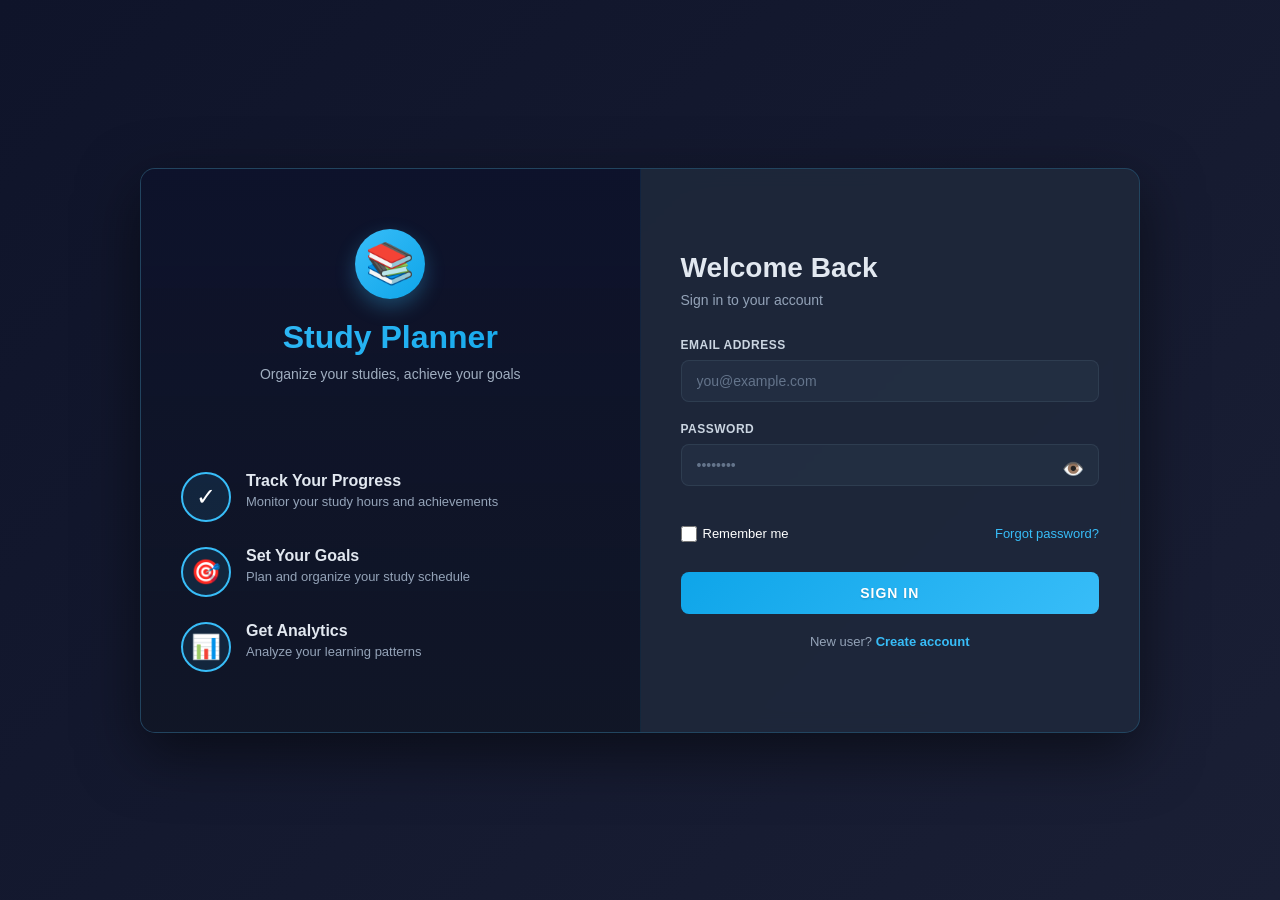
<file: index.html>
<!DOCTYPE html>
<html lang="en">
<head>
    <meta charset="UTF-8">
    <meta name="viewport" content="width=device-width, initial-scale=1.0">
    <title>Study Planner - Dashboard</title>
    <link href="https://cdn.jsdelivr.net/npm/bootstrap@5.3.0/dist/css/bootstrap.min.css" rel="stylesheet">
    <link rel="stylesheet" href="css/style.css">
</head>
<body class="dark-theme">
    <!-- Header/Navigation -->
    <nav class="navbar navbar-expand-lg navbar-dark bg-dark sticky-top">
        <div class="container-fluid px-4">
            <a class="navbar-brand fw-bold" href="index.html">
                <span class="badge bg-primary me-2">📚</span>Study Planner
            </a>
            <button class="navbar-toggler" type="button" data-bs-toggle="collapse" data-bs-target="#navbarNav">
                <span class="navbar-toggler-icon"></span>
            </button>
            <div class="collapse navbar-collapse" id="navbarNav">
                <ul class="navbar-nav ms-auto align-items-center">
                    <li class="nav-item"><a class="nav-link active" href="index.html">📊 Dashboard</a></li>
                  
                    <li class="nav-item"><a class="nav-link" href="calender.html">📅 Calendar</a></li>
                    <li class="nav-item"><a class="nav-link" href="tasks.html">📝 Tasks</a></li>
                    <li class="nav-item"><a class="nav-link" href="analytics.html">📈 Analytics</a></li>
                    <li class="nav-item"><a class="nav-link" href="settings.html">⚙️ Settings</a></li>
                    <li class="nav-item ms-3">
                        <div class="dropdown">
                            <button class="btn btn-outline-light btn-sm dropdown-toggle" type="button" id="userDropdown">
                                👤 <span id="userName">User</span>
                            </button>
                            <ul class="dropdown-menu dropdown-menu-dark dropdown-menu-end" aria-labelledby="userDropdown">
                                <li><a class="dropdown-item" href="settings.html">My Profile</a></li>
                                <li><hr class="dropdown-divider"></li>
                                <li><a class="dropdown-item text-danger" href="#" onclick="logoutUser()">Logout</a></li>
                            </ul>
                        </div>
                    </li>
                    <li class="nav-item ms-2">
                        <button class="btn btn-danger btn-sm" onclick="logoutUser()" title="Logout and return to signup">
                            🚪 Logout
                        </button>
                    </li>
                </ul>
            </div>
        </div>
    </nav>

    <!-- Main Content -->
    <div class="container-fluid py-5">
        <div class="container">
            <!-- Hero Section: Today's Progress & Streak -->
            <div class="row mb-5 g-4">
                <!-- Today's Study Progress -->
                <div class="col-lg-8">
                    <div class="card bg-dark border-secondary">
                        <div class="card-body">
                            <div class="d-flex justify-content-between align-items-start mb-4">
                                <div>
                                    <h2 class="card-title mb-0">Today's Study Progress</h2>
                                    <p class="text-muted small">Keep your streak going.</p>
                                </div>
                                <span style="font-size: 2rem;">📚</span>
                            </div>

                            <div class="d-flex justify-content-center align-items-center mb-4">
                                <div class="position-relative" style="width: 140px; height: 140px;">
                                    <svg class="position-absolute" style="width: 100%; height: 100%; transform: rotate(-90deg);" viewBox="0 0 120 120">
                                        <circle cx="60" cy="60" r="50" fill="none" stroke="rgba(255,255,255,0.1)" stroke-width="8"/>
                                        <circle cx="60" cy="60" r="50" fill="none" stroke="#0d6efd" stroke-width="8"
                                                stroke-dasharray="314.159" stroke-dashoffset="94.248" style="transition: stroke-dashoffset 0.5s;"/>
                                    </svg>
                                    <div class="position-absolute top-50 start-50 translate-middle text-center">
                                        <div style="font-size: 2rem; font-weight: bold; color:white">5.2</div>
                                        <div class="text-muted small">of 8h</div>
                                    </div>
                                </div>
                            </div>
                            <p class="text-muted text-center">3 hours 45 minutes to go</p>
                        </div>
                    </div>
                </div>

                <!-- Daily Streak -->
                <div class="col-lg-4">
                    <div class="card bg-dark border-secondary">
                        <div class="card-body text-center">
                            <div style="font-size: 3rem;" class="mb-3">🔥</div>
                            <div class="mb-3">
                                <div style="font-size: 2.5rem; font-weight: bold;" class="text-primary">12</div>
                                <p class="text-muted mb-0">day streak</p>
                            </div>
                            <hr class="bg-secondary">
                            <p class="text-muted small mb-1">Best streak</p>
                            <div style="font-size: 1.5rem; font-weight: bold; color: whitesmoke;">18 days</div>
                        </div>
                    </div>
                </div>
            </div>

            <!-- Main Cards Grid -->
            <div class="row mb-5 g-4">
                <!-- Study Hours Tracker -->
                <div class="col-md-6 col-lg-4">
                    <div class="card bg-dark border-secondary h-100">
                        <div class="card-body">
                            <div class="d-flex justify-content-between align-items-center mb-4">
                                <h5 class="card-title mb-0">Study Hours</h5>
                                <span>⏱️</span>
                            </div>
                            <div class="mb-3">
                                <div class="d-flex justify-content-between mb-2 small">
                                    <span style="color: whitesmoke;"> Today</span>
                                    <span class="text-primary fw-bold">5.2h / 8h</span>
                                </div>
                                <div class="progress" role="progressbar" style="height: 8px;">
                                    <div class="progress-bar" style="width: 65%"></div>
                                </div>
                            </div>
                            <div>
                                <div class="d-flex justify-content-between mb-2 small">
                                    <span class="text-muted">Weekly avg</span>
                                    <span class="text-muted">6.3h</span>
                                </div>
                                <div class="progress" role="progressbar" style="height: 8px;">
                                    <div class="progress-bar" style="width: 78%"></div>
                                </div>
                            </div>
                        </div>
                    </div>
                </div>

                <!-- Tasks Completed -->
                <div class="col-md-6 col-lg-4">
                    <div class="card bg-dark border-secondary h-100">
                        <div class="card-body">
                            <div class="d-flex justify-content-between align-items-center mb-4">
                                <h5 class="card-title mb-0">Tasks Today</h5>
                                <span>✓</span>
                            </div>
                            <div class="text-center mb-4">
                                <div style="font-size: 2rem; font-weight: bold;" class="text-primary">8 / 12</div>
                                <p class="text-muted mb-0">67% complete</p>
                            </div>
                            <div class="small">
                                <p class="text-muted mb-2">Recent:</p>
                                <p class="mb-1" style="color: whitesmoke;">✓ Complete DBMS</p>
                                <p class="mb-1" style="color: whitesmoke;">✓ Review COAs</p>
                                <p class="mb-1" style="color: whitesmoke;">✓ Make notes CN</p>
                            </div>
                        </div>
                    </div>
                </div>

                <!-- Upcoming Exams -->
                <div class="col-md-6 col-lg-4">
                    <div class="card bg-dark border-secondary h-100">
                        <div class="card-body">
                            <div class="d-flex justify-content-between align-items-center mb-4">
                                <h5 class="card-title mb-0">Upcoming Exams</h5>
                                <span>📝</span>
                            </div>
                            <div class="mb-3 pb-3 border-bottom border-secondary">
                                <div class="d-flex justify-content-between mb-1">
                                    <span class="fw-semibold" style="color: whitesmoke;">Artificial Intelligence Midterm</span>
                                    <span class="badge bg-danger">in 5 days</span>
                                </div>
                                <small class="text-muted">COA</small>
                            </div>
                            <div>
                                <div class="d-flex justify-content-between mb-1">
                                    <span class="fw-semibold" style="color: whitesmoke;">Software Engineering</span>
                                    <span class="badge bg-primary">in 12 days</span>
                                </div>
                                <small class="text-muted">Software Architecture</small>
                            </div>
                        </div>
                    </div>
                </div>
            </div>

         

            <!-- Pomodoro Timer & Weekly Overview -->
            <div class="row mb-5 g-4">
                <!-- Pomodoro Timer -->
                <div class="col-lg-6">
                    <div class="card bg-dark border-secondary">
                        <div class="card-body text-center">
                            <h5 class="card-title mb-4">Pomodoro Timer</h5>
                            <p class="text-muted small mb-3">Focus Session</p>

                            <!-- Circular Timer -->
                            <div class="d-flex justify-content-center mb-4">
                                <div class="position-relative" style="width: 180px; height: 180px; display: flex; align-items: center; justify-content: center;">
                                    <svg style="width: 100%; height: 100%; transform: rotate(-90deg); position: absolute;" viewBox="0 0 200 200">
                                        <circle cx="100" cy="100" r="90" fill="none" stroke="rgba(255,255,255,0.1)" stroke-width="8"/>
                                        <circle cx="100" cy="100" r="90" fill="none" stroke="#0d6efd" stroke-width="8"
                                                stroke-dasharray="565" stroke-dashoffset="0" style="transition: stroke-dashoffset 0.3s;"/>
                                    </svg>
                                    <div class="position-absolute text-center w-100">
                                        <div id="timer-display" style="font-size: 2.5rem; font-weight: bold; color: white;">25:00</div>
                                    </div>
                                </div>
                            </div>

                            <div class="d-grid gap-2 d-sm-flex justify-content-center mb-3">
                                <button class="btn btn-primary btn-sm" id="timer-start">Start</button>
                                <button class="btn btn-secondary btn-sm" id="timer-reset">Reset</button>
                            </div>
                            <small class="text-muted">Sessions today: 3</small>
                        </div>
                    </div>
                </div>

                <!-- Weekly Study Hours -->
                <div class="col-lg-6">
                    <div class="card bg-dark border-secondary">
                        <div class="card-body">
                            <h5 class="card-title mb-4">Weekly Study Hours</h5>
                            <div class="space-y-3">
                                <div class="mb-3">
                                    <div class="d-flex justify-content-between small mb-2">
                                        <span style="color: whitesmoke;">Monday</span>
                                        <span class="fw-bold" style="color: whitesmoke;">7.2h</span>
                                    </div>
                                    <div class="progress" role="progressbar" style="height: 8px;">
                                        <div class="progress-bar" style="width: 85%"></div>
                                    </div>
                                </div>
                                <div class="mb-3">
                                    <div class="d-flex justify-content-between small mb-2">
                                        <span style="color: whitesmoke;">Tuesday</span>
                                        <span class="fw-bold" style="color: whitesmoke;">6.8h</span>
                                    </div>
                                    <div class="progress" role="progressbar" style="height: 8px;">
                                        <div class="progress-bar" style="width: 80%"></div>
                                    </div>
                                </div>
                                <div class="mb-3">
                                    <div class="d-flex justify-content-between small mb-2">
                                        <span style="color: whitesmoke;">Wednesday</span>
                                        <span class="fw-bold" style="color: whitesmoke;">8.1h</span>
                                    </div>
                                    <div class="progress" role="progressbar" style="height: 8px;">
                                        <div class="progress-bar" style="width: 95%"></div>
                                    </div>
                                </div>
                                <div class="mb-3">
                                    <div class="d-flex justify-content-between small mb-2">
                                        <span style="color: whitesmoke;">Thursday</span>
                                        <span class="fw-bold" style="color: whitesmoke;">5.5h</span>
                                    </div>
                                    <div class="progress" role="progressbar" style="height: 8px;">
                                        <div class="progress-bar" style="width: 65%"></div>
                                    </div>
                                </div>
                                <div class="mb-3">
                                    <div class="d-flex justify-content-between small mb-2">
                                        <span style="color: whitesmoke;">Friday</span>
                                        <span class="fw-bold" style="color: whitesmoke;">6.9h</span>
                                    </div>
                                    <div class="progress" role="progressbar" style="height: 8px;">
                                        <div class="progress-bar" style="width: 81%"></div>
                                    </div>
                                </div>
                                <div class="mb-3">
                                    <div class="d-flex justify-content-between small mb-2">
                                        <span style="color: whitesmoke;">Saturday</span>
                                        <span class="fw-bold" style="color: whitesmoke;">7.3h</span>
                                    </div>
                                    <div class="progress" role="progressbar" style="height: 8px;">
                                        <div class="progress-bar" style="width: 86%"></div>
                                    </div>
                                </div>
                                <div>
                                    <div class="d-flex justify-content-between small mb-2">
                                        <span style="color: whitesmoke;">Sunday</span>
                                        <span class="fw-bold" style="color: whitesmoke;">6.2h</span>
                                    </div>
                                    <div class="progress" role="progressbar" style="height: 8px;">
                                        <div class="progress-bar" style="width: 73%"></div>
                                    </div>
                                </div>
                            </div>
                        </div>
                    </div>
                </div>
            </div>

            <!-- Subject Progress -->
            <div class="row mb-5">
                <div class="col-12">
                    <div class="card bg-dark border-secondary">
                        <div class="card-body">
                            <h5 class="card-title mb-4">Subject Progress</h5>
                            <div class="row g-3">
                                <div class="col-md-6 col-lg-3">
                                    <div class="text-center">
                                        <div class="position-relative mx-auto mb-3" style="width: 100px; height: 100px; display: flex; align-items: center; justify-content: center;">
                                            <svg style="width: 100%; height: 100%; transform: rotate(-90deg); position: absolute;" viewBox="0 0 100 100">
                                                <circle cx="50" cy="50" r="40" fill="none" stroke="rgba(255,255,255,0.1)" stroke-width="6"/>
                                                <circle cx="50" cy="50" r="40" fill="none" stroke="#0d6efd" stroke-width="6"
                                                        stroke-dasharray="251" stroke-dashoffset="55" style="transition: stroke-dashoffset 0.5s;"/>
                                            </svg>
                                            <div class="position-absolute text-center">
                                                <span style="font-weight: bold; font-size: 1.2rem;color: whitesmoke;">78%</span>
                                            </div>
                                        </div>
                                        <p class="fw-semibold mb-0" style="color: whitesmoke;">DBMS</p>
                                    </div>
                                </div>
                                <div class="col-md-6 col-lg-3">
                                    <div class="text-center">
                                        <div class="position-relative mx-auto mb-3" style="width: 100px; height: 100px; display: flex; align-items: center; justify-content: center;">
                                            <svg style="width: 100%; height: 100%; transform: rotate(-90deg); position: absolute;" viewBox="0 0 100 100">
                                                <circle cx="50" cy="50" r="40" fill="none" stroke="rgba(255,255,255,0.1)" stroke-width="6"/>
                                                <circle cx="50" cy="50" r="40" fill="none" stroke="#0d6efd" stroke-width="6"
                                                        stroke-dasharray="251" stroke-dashoffset="88" style="transition: stroke-dashoffset 0.5s;"/>
                                            </svg>
                                            <div class="position-absolute text-center">
                                                <span style="font-weight: bold; font-size: 1.2rem;color: whitesmoke;">65%</span>
                                            </div>
                                        </div>
                                        <p class="fw-semibold mb-0" style="color: whitesmoke;">COA</p>
                                    </div>
                                </div>
                                <div class="col-md-6 col-lg-3">
                                    <div class="text-center">
                                        <div class="position-relative mx-auto mb-3" style="width: 100px; height: 100px; display: flex; align-items: center; justify-content: center;">
                                            <svg style="width: 100%; height: 100%; transform: rotate(-90deg); position: absolute;" viewBox="0 0 100 100">
                                                <circle cx="50" cy="50" r="40" fill="none" stroke="rgba(255,255,255,0.1)" stroke-width="6"/>
                                                <circle cx="50" cy="50" r="40" fill="none" stroke="#0d6efd" stroke-width="6"
                                                        stroke-dasharray="251" stroke-dashoffset="45" style="transition: stroke-dashoffset 0.5s;"/>
                                            </svg>
                                            <div class="position-absolute text-center">
                                                <span style="font-weight: bold; font-size: 1.2rem;color: whitesmoke;">82%</span>
                                            </div>
                                        </div>
                                        <p class="fw-semibold mb-0" style="color: whitesmoke;">OS</p>
                                    </div>
                                </div>
                                <div class="col-md-6 col-lg-3">
                                    <div class="text-center">
                                        <div class="position-relative mx-auto mb-3" style="width: 100px; height: 100px; display: flex; align-items: center; justify-content: center;">
                                            <svg style="width: 100%; height: 100%; transform: rotate(-90deg); position: absolute;" viewBox="0 0 100 100">
                                                <circle cx="50" cy="50" r="40" fill="none" stroke="rgba(255,255,255,0.1)" stroke-width="6"/>
                                                <circle cx="50" cy="50" r="40" fill="none" stroke="#0d6efd" stroke-width="6"
                                                        stroke-dasharray="251" stroke-dashoffset="73" style="transition: stroke-dashoffset 0.5s;"/>
                                            </svg>
                                            <div class="position-absolute text-center">
                                                <span style="font-weight: bold; font-size: 1.2rem; color: whitesmoke;">71%</span>
                                            </div>
                                        </div>
                                        <p class="fw-semibold mb-0" style="color: whitesmoke;">CN</p>
                                    </div>
                                </div>
                            </div>
                        </div>
                    </div>
                </div>
            </div>
        </div>
    </div>

    <!-- Footer -->
    <footer class="footer-section">
        <div class="footer-content">
            <div class="container">
                <div class="row g-4">
                    <!-- Footer Column 1 - About -->
                    <div class="col-lg-3 col-md-6">
                        <div class="footer-box">
                            <h5 class="footer-title">📚 Study Planner</h5>
                            <p class="footer-desc">Master your productivity with intelligent study planning and tracking tools.</p>
                            <div class="footer-stars">
                                <span class="star">⭐</span>
                                <span class="star">⭐</span>
                                <span class="star">⭐</span>
                                <span class="star">⭐</span>
                                <span class="star">⭐</span>
                            </div>
                        </div>
                    </div>

                    <!-- Footer Column 2 - Quick Links -->
                    <div class="col-lg-3 col-md-6">
                        <div class="footer-box">
                            <h5 class="footer-title">Quick Links</h5>
                            <ul class="footer-links">
                                <li><a href="index.html">📊 Dashboard</a></li>
                               
                                <li><a href="tasks.html">📝 Tasks</a></li>
                                <li><a href="analytics.html">📈 Analytics</a></li>
                            </ul>
                        </div>
                    </div>

                    <!-- Footer Column 3 - Features -->
                    <div class="col-lg-3 col-md-6">
                        <div class="footer-box">
                            <h5 class="footer-title">Features</h5>
                            <ul class="footer-links">
                                <li><a href="settings.html">⚙️ Settings</a></li>
                             
                                <li><a href="calender.html">📅 Calendar</a></li>
                                <li><a href="#" onclick="logoutUser()">🚪 Logout</a></li>
                            </ul>
                        </div>
                    </div>

                    <!-- Footer Column 4 - Stats -->
                    <div class="col-lg-3 col-md-6">
                        <div class="footer-box">
                            <h5 class="footer-title">Keep Learning</h5>
                            <p class="footer-desc">Every day brings new opportunities to grow and improve.</p>
                            <div class="footer-badges">
                                <span class="badge-item">🎯 Goal-Oriented</span>
                                <span class="badge-item">📊 Data-Driven</span>
                            </div>
                        </div>
                    </div>
                </div>

                <!-- Footer Bottom -->
                <div class="footer-bottom">
                    <div class="footer-divider"></div>
                    <div class="row align-items-center">
                        <div class="col-md-6 text-center text-md-start">
                            <p class="footer-credit">
                                <span class="designer-text">Design BY</span> 
                                <span class="heart-beat">❤</span> 
                                <span class="designer-name">karunendra</span>
                            </p>
                        </div>
                        <div class="col-md-6 text-center text-md-end">
                            <p class="footer-year">© <span id="current-year">2026</span> Study Planner. All rights reserved.</p>
                        </div>
                    </div>
                </div>
            </div>
        </div>

        <!-- Animated Background Elements -->
        <div class="footer-bg-animation">
            <div class="float-element">✨</div>
            <div class="float-element">📚</div>
            <div class="float-element">💡</div>
            <div class="float-element">🎯</div>
        </div>
    </footer>

    <script src="https://cdn.jsdelivr.net/npm/bootstrap@5.3.0/dist/js/bootstrap.bundle.min.js"></script>
    <script src="js/app.js"></script>
    <script>
        // Set current year in footer
        document.getElementById('current-year').textContent = new Date().getFullYear();

        // Initialize the app
        document.addEventListener('DOMContentLoaded', () => {
            window.app = new StudyPlannerApp();
        });

        /**
         * Logout user
         */
        function logoutUser() {
            if (confirm('Are you sure you want to logout?')) {
                localStorage.removeItem('studyPlannerCurrentUser');
                localStorage.removeItem('rememberMeEmail');
                window.location.href = 'singup.html';
            }
        }
    </script>
</body>
</html>
</file>
<file: css/style.css>
/* Dark Theme Styles */
:root {
    --primary: #0d6efd;
    --secondary: #6c757d;
    --danger: #dc3545;
    --success: #198754;
    --warning: #ffc107;
    --info: #0dcaf0;
    --dark: #212529;
    --light: #f8f9fa;
    --muted: rgba(255, 255, 255, 0.6);
}

* {
    margin: 0;
    padding: 0;
    box-sizing: border-box;
}

body {
    background-color: #1a1a1a;
    color: #fff;
    font-family: -apple-system, BlinkMacSystemFont, 'Segoe UI', 'Roboto', 'Oxygen', 'Ubuntu', 'Cantarell', 'Fira Sans', 'Droid Sans', 'Helvetica Neue', sans-serif;
}

body.dark-theme {
    background-color: #0f0f0f;
    color: #f8f9fa;
}

body.dark-theme .bg-dark {
    background-color: #1a1a1a !important;
}

body.dark-theme .text-muted {
    color: #a8b0b8 !important;
}

body.dark-theme .card {
    background-color: #1a1a1a !important;
    border-color: #444 !important;
}

body.dark-theme .border-secondary {
    border-color: #444 !important;
}

body.dark-theme .btn-secondary {
    background-color: #333;
    border-color: #333;
}

body.dark-theme .btn-secondary:hover {
    background-color: #444;
    border-color: #444;
}

body.dark-theme .table {
    color: #f8f9fa;
    border-color: #444;
}

body.dark-theme .table-dark {
    background-color: #1a1a1a !important;
}

body.dark-theme .table-hover tbody tr:hover {
    background-color: #2a2a2a;
}

body.dark-theme .form-control,
body.dark-theme .form-select {
    background-color: #2a2a2a;
    color: #f8f9fa;
    border-color: #444;
}

body.dark-theme .form-control:focus,
body.dark-theme .form-select:focus {
    background-color: #2a2a2a;
    color: #f8f9fa;
    border-color: #0d6efd;
    box-shadow: 0 0 0 0.25rem rgba(13, 110, 253, 0.25);
}

body.dark-theme .modal-content {
    background-color: #1a1a1a;
    border-color: #444;
}

body.dark-theme .modal-header {
    border-color: #444;
}

body.dark-theme .modal-footer {
    border-color: #444;
}

body.dark-theme .close {
    color: #fff;
}

body.dark-theme .nav-link {
    color: #a8b0b8 !important;
}

body.dark-theme .nav-link:hover,
body.dark-theme .nav-link.active {
    color: #fff !important;
}

/* Spacing utilities */
.space-y-3 > * + * {
    margin-top: 1rem;
}

.space-y-4 > * + * {
    margin-top: 1.5rem;
}

.space-y-6 > * + * {
    margin-top: 2rem;
}

/* Card hover effects */
.card {
    transition: all 0.3s ease;
}

.card:hover {
    transform: translateY(-2px);
    box-shadow: 0 4px 12px rgba(0, 0, 0, 0.2);
}

/* Badges */
.badge {
    font-size: 0.85rem;
    padding: 0.4rem 0.6rem;
}

/* Progress bars */
.progress {
    background-color: rgba(255, 255, 255, 0.1);
    border-radius: 4px;
}

.progress-bar {
    background-color: #0d6efd;
    transition: width 0.3s ease;
}

/* Card title text color */
.card-title {
    color: #ffffff !important;
}

/* Circular progress */
.circular-progress {
    position: relative;
    width: 100px;
    height: 100px;
}

/* Alert styles */
.alert {
    border-radius: 8px;
}

.alert-danger {
    background-color: rgba(220, 53, 69, 0.1);
    border-color: #dc3545;
    color: #f8d7da;
}

.alert-success {
    background-color: rgba(25, 135, 84, 0.1);
    border-color: #198754;
    color: #d1e7dd;
}

.alert-warning {
    background-color: rgba(255, 193, 7, 0.1);
    border-color: #ffc107;
    color: #fff3cd;
}

/* Button styles */
.btn {
    border-radius: 6px;
    font-weight: 500;
    transition: all 0.2s ease;
}

.btn-primary {
    background-color: #0d6efd;
    border-color: #0d6efd;
}

.btn-primary:hover {
    background-color: #0b5ed7;
    border-color: #0b5ed7;
}

/* Input styles */
.form-control,
.form-select {
    border-radius: 6px;
}

/* Animations */
@keyframes fadeIn {
    from {
        opacity: 0;
        transform: translateY(20px);
    }
    to {
        opacity: 1;
        transform: translateY(0);
    }
}

.fade-in {
    animation: fadeIn 0.5s ease-out forwards;
}

/* Modal improvements */
.modal {
    --bs-modal-bg: #1a1a1a;
}

/* Navbar customization */
.navbar {
    background-color: #0f0f0f !important;
    border-bottom: 1px solid #333;
}

.navbar-brand {
    font-size: 1.3rem;
}

/* Table improvements */
.table {
    font-size: 0.95rem;
}

.table thead {
    border-color: #444;
}

/* Responsive utilities */
@media (max-width: 768px) {
    .container {
        padding: 0.5rem;
    }

    .card {
        margin-bottom: 1rem;
    }

    .btn {
        padding: 0.4rem 0.8rem;
        font-size: 0.9rem;
    }
}

@media (max-width: 576px) {
    .container-fluid {
        padding-left: 0.5rem;
        padding-right: 0.5rem;
    }

    .card-body {
        padding: 1rem;
    }

    h1, h2, h3, h4, h5 {
        font-size: calc(1.275rem + 0.3vw) !important;
    }
}

/* Blockquote */
.blockquote {
    border-left: 4px solid #0d6efd;
    padding-left: 1rem;
}

.blockquote-footer {
    color: #a8b0b8;
}

/* Custom scrollbar */
::-webkit-scrollbar {
    width: 8px;
    height: 8px;
}

::-webkit-scrollbar-track {
    background: #1a1a1a;
}

::-webkit-scrollbar-thumb {
    background: #444;
    border-radius: 4px;
}

::-webkit-scrollbar-thumb:hover {
    background: #555;
}

/* Utility classes */
.text-truncate-2 {
    display: -webkit-box;
    -webkit-line-clamp: 2;
    -webkit-box-orient: vertical;
    overflow: hidden;
}

.cursor-pointer {
    cursor: pointer;
}

.opacity-70 {
    opacity: 0.7;
}

.bg-gradient {
    background: linear-gradient(135deg, rgba(13, 111, 253, 0.1) 0%, rgba(13, 111, 253, 0.05) 100%);
}

/* ====== ANIMATED FOOTER STYLES ====== */

/* Keyframe Animations */
@keyframes float-up-down {
    0%, 100% {
        transform: translateY(0px);
    }
    50% {
        transform: translateY(-20px);
    }
}

@keyframes pulse-glow {
    0%, 100% {
        opacity: 1;
        transform: scale(1);
    }
    50% {
        opacity: 0.6;
        transform: scale(1.1);
    }
}

@keyframes rotate-slow {
    0% {
        transform: rotate(0deg);
    }
    100% {
        transform: rotate(360deg);
    }
}

@keyframes heart-beat {
    0%, 100% {
        transform: scale(1);
    }
    25% {
        transform: scale(1.3);
    }
    50% {
        transform: scale(1);
    }
}

@keyframes slide-in-left {
    from {
        opacity: 0;
        transform: translateX(-30px);
    }
    to {
        opacity: 1;
        transform: translateX(0);
    }
}

/* Footer Container */
.footer-section {
    background: linear-gradient(180deg, #0a0e27 0%, #1a1f3a 50%, #0f1425 100%);
    color: #e0e0e0;
    position: relative;
    overflow: hidden;
    margin-top: 5rem;
    border-top: 2px solid rgba(56, 189, 248, 0.2);
}

.footer-content {
    position: relative;
    z-index: 2;
    padding: 4rem 0 2rem 0;
}

/* Footer Boxes */
.footer-box {
    animation: slide-in-left 0.6s ease-out forwards;
}

.footer-box:nth-child(2) {
    animation-delay: 0.1s;
}

.footer-box:nth-child(3) {
    animation-delay: 0.2s;
}

.footer-box:nth-child(4) {
    animation-delay: 0.3s;
}

.footer-title {
    color: #38bdf8;
    font-weight: 700;
    margin-bottom: 1.5rem;
    font-size: 1.2rem;
    letter-spacing: 0.5px;
    position: relative;
    display: inline-block;
}

.footer-title::after {
    content: '';
    position: absolute;
    bottom: -8px;
    left: 0;
    width: 30px;
    height: 3px;
    background: linear-gradient(90deg, #38bdf8, #0ea5e9);
    border-radius: 2px;
}

.footer-desc {
    color: #a0aec0;
    font-size: 0.95rem;
    line-height: 1.6;
    margin-bottom: 1rem;
}

/* Footer Links */
.footer-links {
    list-style: none;
    padding: 0;
}

.footer-links li {
    margin-bottom: 0.8rem;
}

.footer-links a {
    color: #cbd5e1;
    text-decoration: none;
    font-size: 0.95rem;
    transition: all 0.3s ease;
    display: inline-block;
    padding: 0.3rem 0;
}

.footer-links a:hover {
    color: #38bdf8;
    transform: translateX(5px);
    text-shadow: 0 0 8px rgba(56, 189, 248, 0.5);
}

/* Footer Stars */
.footer-stars {
    display: flex;
    gap: 0.3rem;
    margin-top: 1rem;
}

.footer-stars .star {
    font-size: 1.2rem;
    animation: pulse-glow 2s ease-in-out infinite;
}

.footer-stars .star:nth-child(2) {
    animation-delay: 0.2s;
}

.footer-stars .star:nth-child(3) {
    animation-delay: 0.4s;
}

.footer-stars .star:nth-child(4) {
    animation-delay: 0.6s;
}

.footer-stars .star:nth-child(5) {
    animation-delay: 0.8s;
}

/* Footer Badges */
.footer-badges {
    display: flex;
    flex-direction: column;
    gap: 0.5rem;
    margin-top: 1rem;
}

.badge-item {
    display: inline-block;
    background: rgba(56, 189, 248, 0.1);
    color: #38bdf8;
    padding: 0.5rem 1rem;
    border-radius: 20px;
    font-size: 0.85rem;
    border: 1px solid rgba(56, 189, 248, 0.3);
    transition: all 0.3s ease;
}

.badge-item:hover {
    background: rgba(56, 189, 248, 0.2);
    transform: translateY(-3px);
    box-shadow: 0 4px 12px rgba(56, 189, 248, 0.2);
}

/* Footer Bottom */
.footer-bottom {
    padding: 2rem 0;
    text-align: center;
}

.footer-divider {
    height: 1px;
    background: linear-gradient(90deg, transparent, rgba(56, 189, 248, 0.3), transparent);
    margin: 2rem 0;
}

.footer-credit {
    color: #cbd5e1;
    font-size: 0.95rem;
    margin: 0;
    font-weight: 500;
    letter-spacing: 0.3px;
}

.designer-text {
    color: #a0aec0;
    font-weight: 400;
}

.heart-beat {
    display: inline-block;
    color: #ff6b6b;
    margin: 0 0.5rem;
    font-size: 1.2rem;
    animation: heart-beat 1.2s ease-in-out infinite;
}

.designer-name {
    color: #38bdf8;
    font-weight: 700;
    font-style: italic;
    letter-spacing: 1px;
    text-shadow: 0 0 10px rgba(56, 189, 248, 0.3);
}

.footer-year {
    color: #64748b;
    font-size: 0.85rem;
    margin: 0;
}

/* Animated Background Elements */
.footer-bg-animation {
    position: absolute;
    width: 100%;
    height: 100%;
    top: 0;
    left: 0;
    opacity: 0.05;
    overflow: hidden;
    z-index: 1;
}

.float-element {
    position: absolute;
    font-size: 3rem;
    opacity: 0.3;
    animation: float-up-down 6s ease-in-out infinite;
}

.float-element:nth-child(1) {
    top: 10%;
    left: 5%;
    animation-delay: 0s;
}

.float-element:nth-child(2) {
    top: 20%;
    right: 10%;
    animation-delay: 1s;
    animation-duration: 7s;
}

.float-element:nth-child(3) {
    bottom: 20%;
    left: 15%;
    animation-delay: 2s;
    animation-duration: 8s;
}

.float-element:nth-child(4) {
    bottom: 10%;
    right: 5%;
    animation-delay: 3s;
    animation-duration: 6s;
}

/* Responsive Footer */
@media (max-width: 768px) {
    .footer-content {
        padding: 3rem 0 1.5rem 0;
    }

    .footer-title {
        font-size: 1.1rem;
    }

    .footer-desc {
        font-size: 0.9rem;
    }

    .footer-credit {
        font-size: 0.9rem;
    }

    .float-element {
        font-size: 2rem;
    }

    .footer-bottom {
        padding: 1.5rem 0;
    }
}

@media (max-width: 576px) {
    .footer-section {
        margin-top: 3rem;
    }

    .footer-content {
        padding: 2rem 0 1rem 0;
    }

    .footer-title {
        font-size: 1rem;
    }

    .footer-box {
        text-align: center;
        margin-bottom: 1.5rem;
    }

    .footer-title::after {
        left: 50%;
        transform: translateX(-50%);
    }

    .footer-links {
        display: flex;
        justify-content: center;
        flex-wrap: wrap;
        gap: 0.5rem;
    }

    .footer-links li {
        margin-bottom: 0.5rem;
    }

    .footer-links a {
        font-size: 0.85rem;
    }

    .footer-credit {
        font-size: 0.85rem;
    }

    .footer-year {
        font-size: 0.75rem;
    }

    .float-element {
        font-size: 1.5rem;
    }

    .footer-bottom {
        padding: 1rem 0;
    }
}
</file>
